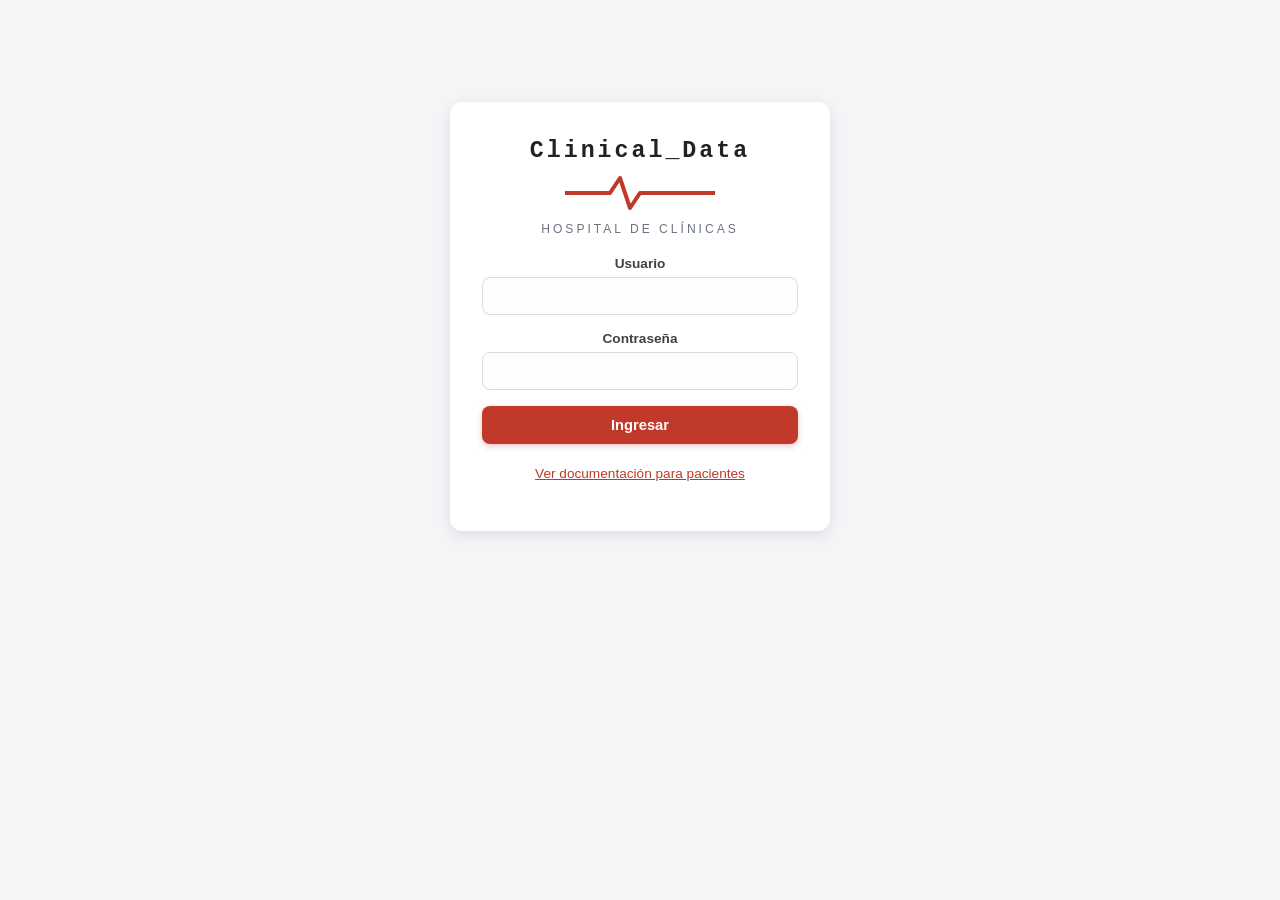
<file: index.html>
<!DOCTYPE html>
<html lang="es">
<head>
    <meta charset="utf-8">
    <meta name="viewport" content="width=device-width, initial-scale=1.0">
    <title>Ingresar - Clinical_Data</title>
    <link rel="stylesheet" href="assets/estilos.css">
</head>
<body>
    <main>
        <div class="pantalla-login">
            <div id="logo-login" style="margin-bottom: 20px;"></div>
            <div id="zona-mensaje"></div>

            <form id="form-login">
                <label for="usuario">Usuario</label>
                <input type="text" id="usuario" maxlength="50" autocomplete="username">

                <label for="clave">Contraseña</label>
                <input type="password" id="clave" maxlength="100" autocomplete="current-password">

                <button type="submit" class="boton" style="width:100%;">Ingresar</button>
            </form>
            <p style="margin-top:22px; font-size:0.88em;"><a href="publico.html">Ver documentación para pacientes</a></p>
        </div>
    </main>

    <script src="assets/comun.js"></script>
    <script>
        logoGrande("logo-login");

        // si ya inició sesión antes, va directo al panel
        pedir("acceso.php?accion=sesion").then(function (datos) {
            if (datos.logueado) {
                window.location.href = "panel.html";
            }
        }).catch(function () {});

        document.getElementById("form-login").addEventListener("submit", async function (evento) {
            evento.preventDefault();
            try {
                await enviar("acceso.php?accion=login", {
                    usuario: document.getElementById("usuario").value,
                    clave: document.getElementById("clave").value
                });
                window.location.href = "panel.html";
            } catch (error) {
                avisar(error.message, "error");
            }
        });
    </script>
</body>
</html>
</file>
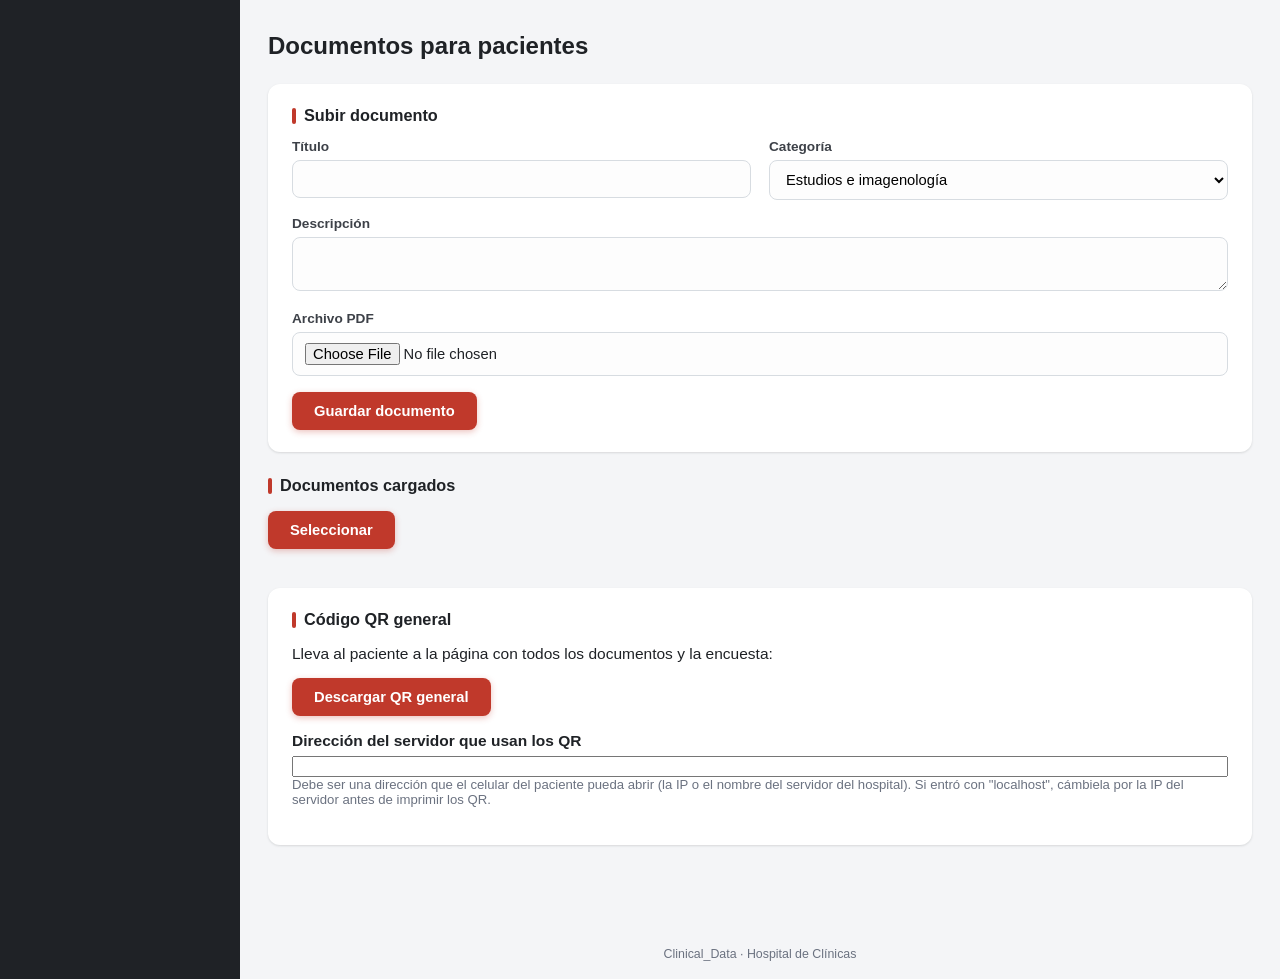
<file: documentos.html>
<!DOCTYPE html>
<html lang="es">
<head>
    <meta charset="utf-8">
    <meta name="viewport" content="width=device-width, initial-scale=1.0">
    <title>Documentos - Clinical_Data</title>
    <link rel="stylesheet" href="assets/estilos.css">
</head>
<body>
    <div class="layout-privado">
        <aside class="barra-lateral" id="barra-lateral"></aside>
        <div class="contenido-principal">
            <main>
                <h1>Documentos para pacientes</h1>
                <div id="zona-mensaje"></div>

                <div class="seccion">
                    <h2 id="titulo-formulario">Subir documento</h2>
                    <form id="form-documento">
                        <div class="fila-form">
                            <div>
                                <label for="titulo">Título</label>
                                <input type="text" id="titulo" maxlength="200">
                            </div>
                            <div>
                                <label for="categoria">Categoría</label>
                                <select id="categoria">
                                    <option>Estudios e imagenología</option>
                                    <option>Cardiología</option>
                                    <option>Nefrología y trasplante</option>
                                    <option>Enfermería</option>
                                    <option>Urología</option>
                                    <option>Ginecología</option>
                                    <option>Prevención</option>
                                    <option>Otros</option>
                                </select>
                            </div>
                        </div>
                        <label for="descripcion">Descripción</label>
                        <textarea id="descripcion" rows="2"></textarea>
                        <label for="archivo" id="etiqueta-archivo">Archivo PDF</label>
                        <input type="file" id="archivo" accept="application/pdf">
                        <button type="submit" class="boton" id="boton-guardar">Guardar documento</button>
                        <button type="button" class="boton boton-secundario oculto" id="boton-cancelar-edicion" onclick="cancelarEdicion()">Cancelar edición</button>
                    </form>
                </div>

                <h2>Documentos cargados</h2>
                <p>
                    <button type="button" class="boton" id="boton-seleccionar" onclick="alternarSeleccion()">Seleccionar</button>
                    <span id="barra-seleccion" class="oculto">
                        <button type="button" class="boton boton-secundario" onclick="editarSeleccionado()">Editar</button>
                        <button type="button" class="boton boton-secundario" onclick="verQRSeleccionados()">Ver QR</button>
                        <button type="button" class="boton boton-secundario" onclick="eliminarSeleccionados()">Eliminar</button>
                        <span id="cuenta-seleccion" class="aclaracion"></span>
                    </span>
                </p>
                <table class="tabla">
                    <thead><tr id="encabezado-tabla"></tr></thead>
                    <tbody id="lista-documentos"></tbody>
                </table>

                <div class="seccion oculto" id="zona-qr">
                    <h2>Códigos QR</h2>
                    <p>Al escanearlos, el paciente abre el documento directamente en su celular.</p>
                    <div id="tarjetas-qr" style="display:flex; flex-wrap:wrap; gap:20px;"></div>
                </div>

                <div class="seccion">
                    <h2>Código QR general</h2>
                    <p>Lleva al paciente a la página con todos los documentos y la encuesta:</p>
                    <p><a id="enlace-publico" href="publico.html" target="_blank"></a></p>
                    <div id="qr-general"></div>
                    <p>
                        <button type="button" class="boton" onclick="descargarQR(direccionPublica(), 'qr_general')">Descargar QR general</button>
                    </p>
                    <label for="direccion-base" style="display:block; font-weight:600; margin-bottom:6px;">Dirección del servidor que usan los QR</label>
                    <input type="text" id="direccion-base" oninput="cambioDireccionBase()" style="width:100%; margin-bottom:10px;">
                    <p class="aclaracion">Debe ser una dirección que el celular del paciente pueda abrir (la IP o el nombre del servidor del hospital). Si entró con "localhost", cámbiela por la IP del servidor antes de imprimir los QR.</p>
                </div>
            </main>
            <footer class="pie">Clinical_Data &middot; Hospital de Clínicas</footer>
        </div>
    </div>

    <script src="assets/comun.js"></script>
    <script src="assets/qr.js"></script>
    <script>
        var documentos = [];       // lista que se cargó del servidor
        var modoSeleccion = false; // ¿se apretó "Seleccionar"?
        var seleccionados = [];    // ids de los documentos marcados
        var idEditando = 0;        // 0 = se está subiendo uno nuevo

        // ---------- dirección que usan los QR ----------
        function direccionBase() {
            var base = document.getElementById("direccion-base").value.trim();
            if (base != "" && base.charAt(base.length - 1) != "/") {
                base += "/";
            }
            return base;
        }
        function direccionDocumento(id) {
            return direccionBase() + "documentos.php?accion=ver&id=" + id;
        }
        function direccionPublica() {
            return direccionBase() + "publico.html";
        }
        function cambioDireccionBase() {
            document.getElementById("enlace-publico").innerText = direccionPublica();
            dibujarQR("qr-general", direccionPublica(), 180);
            if (!document.getElementById("zona-qr").classList.contains("oculto")) {
                mostrarQR(qrMostrados); // se vuelven a dibujar con la dirección nueva
            }
        }

        // ---------- lista de documentos ----------
        async function cargarDocumentos() {
            var datos = await pedir("documentos.php?accion=listar");
            documentos = datos.documentos;
            // si algún documento marcado ya no existe, se saca de la selección
            seleccionados = seleccionados.filter(function (id) {
                return documentos.some(function (d) { return d.id_documento == id; });
            });
            dibujarTabla();
        }

        function dibujarTabla() {
            var encabezado = (modoSeleccion ? "<th></th>" : "") +
                "<th>Título</th><th>Categoría</th><th>Fecha</th><th>Subido por</th><th></th>";
            document.getElementById("encabezado-tabla").innerHTML = encabezado;

            var html = "";
            documentos.forEach(function (d) {
                var marcado = seleccionados.indexOf(String(d.id_documento)) != -1 ? " checked" : "";
                html += "<tr>";
                if (modoSeleccion) {
                    html += '<td><input type="checkbox" value="' + d.id_documento + '"' + marcado +
                        ' onchange="marcar(this)"></td>';
                }
                html += "<td>" + esc(d.titulo) + "</td><td>" + esc(d.categoria) + "</td><td>" + fechaCorta(d.fecha_alta) +
                    "</td><td>" + esc(d.subido_por) + '</td><td class="acciones">' +
                    '<a class="enlace-editar" target="_blank" href="documentos.php?accion=ver&id=' + d.id_documento + '">Ver</a>' +
                    '<button class="enlace-editar" onclick="verQRDe(' + d.id_documento + ')">QR</button></td></tr>';
            });
            if (html == "") {
                html = '<tr><td colspan="6">Todavía no hay documentos.</td></tr>';
            }
            document.getElementById("lista-documentos").innerHTML = html;
            actualizarCuenta();
        }

        // ---------- seleccionar ----------
        function alternarSeleccion() {
            modoSeleccion = !modoSeleccion;
            seleccionados = [];
            document.getElementById("boton-seleccionar").innerText = modoSeleccion ? "Cancelar selección" : "Seleccionar";
            document.getElementById("barra-seleccion").classList.toggle("oculto", !modoSeleccion);
            dibujarTabla();
        }

        function marcar(casilla) {
            var posicion = seleccionados.indexOf(casilla.value);
            if (casilla.checked && posicion == -1) {
                seleccionados.push(casilla.value);
            }
            if (!casilla.checked && posicion != -1) {
                seleccionados.splice(posicion, 1);
            }
            actualizarCuenta();
        }

        function actualizarCuenta() {
            var n = seleccionados.length;
            var texto = n == 0 ? "Marque uno o más documentos." : (n == 1 ? "1 seleccionado" : n + " seleccionados");
            document.getElementById("cuenta-seleccion").innerText = texto;
        }

        // ---------- editar ----------
        function editarSeleccionado() {
            if (seleccionados.length != 1) {
                avisar("Para editar, marque un solo documento.", "error");
                return;
            }
            var d = documentos.filter(function (x) { return x.id_documento == seleccionados[0]; })[0];
            idEditando = d.id_documento;
            document.getElementById("titulo").value = d.titulo;
            document.getElementById("categoria").value = d.categoria;
            document.getElementById("descripcion").value = d.descripcion || "";
            document.getElementById("archivo").value = "";
            document.getElementById("titulo-formulario").innerText = "Editar documento";
            document.getElementById("etiqueta-archivo").innerText = "Reemplazar PDF (opcional, si no elige uno queda el actual)";
            document.getElementById("boton-guardar").innerText = "Guardar cambios";
            document.getElementById("boton-cancelar-edicion").classList.remove("oculto");
            document.getElementById("form-documento").scrollIntoView();
        }

        function cancelarEdicion() {
            idEditando = 0;
            document.getElementById("form-documento").reset();
            document.getElementById("titulo-formulario").innerText = "Subir documento";
            document.getElementById("etiqueta-archivo").innerText = "Archivo PDF";
            document.getElementById("boton-guardar").innerText = "Guardar documento";
            document.getElementById("boton-cancelar-edicion").classList.add("oculto");
        }

        // ---------- eliminar ----------
        async function eliminarSeleccionados() {
            var n = seleccionados.length;
            if (n == 0) {
                avisar("Marque al menos un documento para eliminar.", "error");
                return;
            }
            var pregunta = n == 1 ? "¿Eliminar este documento?" : "¿Eliminar estos " + n + " documentos?";
            if (!confirm(pregunta + " Los pacientes dejarán de verlos.")) return;
            try {
                for (var i = 0; i < seleccionados.length; i++) {
                    await enviar("documentos.php?accion=eliminar_documento", { id: seleccionados[i] });
                    if (idEditando == seleccionados[i]) {
                        cancelarEdicion();
                    }
                }
                avisar(n == 1 ? "Documento eliminado." : n + " documentos eliminados.");
                seleccionados = [];
                cargarDocumentos();
            } catch (error) {
                avisar(error.message, "error");
                cargarDocumentos();
            }
        }

        // ---------- códigos QR ----------
        var qrMostrados = []; // ids de los documentos que se están mostrando

        function verQRDe(id) {
            mostrarQR([String(id)]);
        }

        function verQRSeleccionados() {
            if (seleccionados.length == 0) {
                avisar("Marque al menos un documento para ver su QR.", "error");
                return;
            }
            mostrarQR(seleccionados.slice());
        }

        function mostrarQR(ids) {
            qrMostrados = ids;
            var html = "";
            ids.forEach(function (id) {
                var d = documentos.filter(function (x) { return x.id_documento == id; })[0];
                if (!d) return;
                html += '<div style="text-align:center; max-width:200px;">' +
                    qrComoSVG(direccionDocumento(id), 180) +
                    '<p><strong>' + esc(d.titulo) + '</strong></p>' +
                    '<button class="boton" onclick="bajarQR(' + id + ')">Descargar</button></div>';
            });
            document.getElementById("tarjetas-qr").innerHTML = html;
            document.getElementById("zona-qr").classList.remove("oculto");
            document.getElementById("zona-qr").scrollIntoView();
        }

        function bajarQR(id) {
            var d = documentos.filter(function (x) { return x.id_documento == id; })[0];
            var nombre = "qr_" + d.titulo.toLowerCase().replace(/[^a-z0-9]+/g, "_").replace(/^_|_$/g, "");
            descargarQR(direccionDocumento(id), nombre);
        }

        // ---------- guardar (documento nuevo o cambios) ----------
        document.getElementById("form-documento").addEventListener("submit", async function (evento) {
            evento.preventDefault();
            var formulario = new FormData();
            formulario.append("titulo", document.getElementById("titulo").value);
            formulario.append("descripcion", document.getElementById("descripcion").value);
            formulario.append("categoria", document.getElementById("categoria").value);
            var archivo = document.getElementById("archivo").files[0];
            if (archivo) {
                formulario.append("archivo", archivo);
            }
            var accion = "subir";
            if (idEditando != 0) {
                accion = "editar";
                formulario.append("id", idEditando);
            }
            try {
                var r = await pedir("documentos.php?accion=" + accion, { method: "POST", body: formulario });
                avisar(r.mensaje);
                cancelarEdicion();
                cargarDocumentos();
            } catch (error) {
                avisar(error.message, "error");
            }
        });

        async function iniciar() {
            if (!(await iniciarPagina())) return;
            // por defecto, la carpeta donde está esta página
            document.getElementById("direccion-base").value = window.location.href.replace(/[^\/]*$/, "");
            cambioDireccionBase();
            cargarDocumentos();
        }
        iniciar();
    </script>
</body>
</html>
</file>
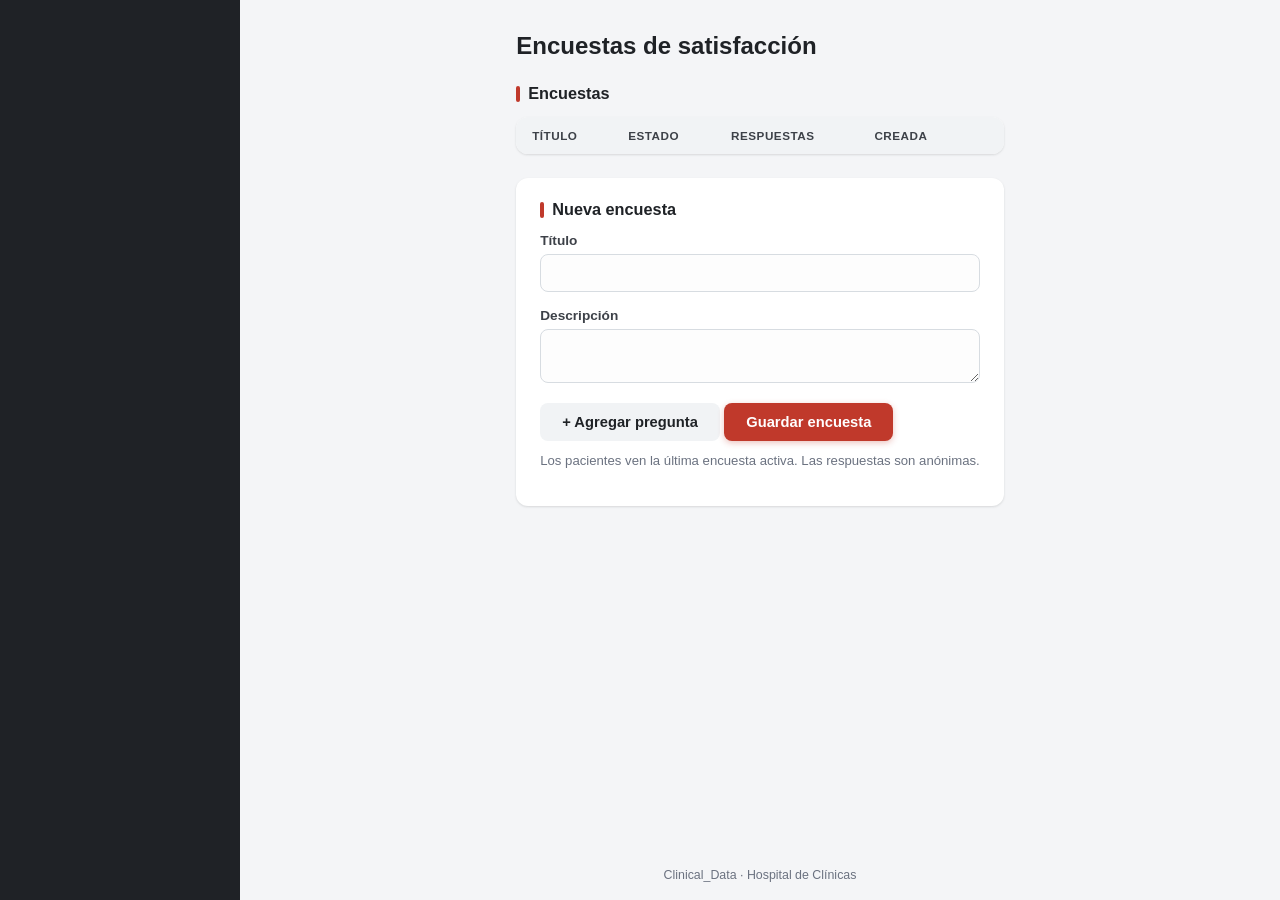
<file: encuestas.html>
<!DOCTYPE html>
<html lang="es">
<head>
    <meta charset="utf-8">
    <meta name="viewport" content="width=device-width, initial-scale=1.0">
    <title>Encuestas - Clinical_Data</title>
    <link rel="stylesheet" href="assets/estilos.css">
</head>
<body>
    <div class="layout-privado">
        <aside class="barra-lateral" id="barra-lateral"></aside>
        <div class="contenido-principal">
            <main>
                <h1>Encuestas de satisfacción</h1>
                <div id="zona-mensaje"></div>

                <div class="seccion" id="zona-resultados" style="display:none;"></div>

                <h2>Encuestas</h2>
                <table class="tabla">
                    <thead><tr><th>Título</th><th>Estado</th><th>Respuestas</th><th>Creada</th><th></th></tr></thead>
                    <tbody id="lista-encuestas"></tbody>
                </table>

                <div class="seccion">
                    <h2>Nueva encuesta</h2>
                    <form id="form-encuesta">
                        <label for="titulo">Título</label>
                        <input type="text" id="titulo" maxlength="200">
                        <label for="descripcion">Descripción</label>
                        <textarea id="descripcion" rows="2"></textarea>

                        <div id="zona-preguntas"></div>

                        <button type="button" class="boton boton-secundario" style="margin-left:0;" onclick="agregarPregunta()">+ Agregar pregunta</button>
                        <button type="submit" class="boton">Guardar encuesta</button>
                        <p class="aclaracion" style="margin-top:12px;">Los pacientes ven la última encuesta activa. Las respuestas son anónimas.</p>
                    </form>
                </div>
            </main>
            <footer class="pie">Clinical_Data &middot; Hospital de Clínicas</footer>
        </div>
    </div>

    <script src="assets/comun.js"></script>
    <script>
        // las preguntas de la encuesta nueva viven en esta lista
        var preguntas = [{ texto: "", tipo: "cerrada", opciones: "" }];

        function dibujarPreguntas() {
            var html = "";
            preguntas.forEach(function (p, i) {
                html += '<div class="pregunta-formulario">' +
                    '<label>Pregunta ' + (i + 1) + '</label>' +
                    '<input type="text" maxlength="300" value="' + esc(p.texto) + '" oninput="preguntas[' + i + '].texto = this.value">' +
                    '<label>Tipo</label>' +
                    '<select onchange="preguntas[' + i + '].tipo = this.value; dibujarPreguntas();">' +
                    '<option value="cerrada"' + (p.tipo == "cerrada" ? " selected" : "") + '>Con opciones</option>' +
                    '<option value="abierta"' + (p.tipo == "abierta" ? " selected" : "") + '>Respuesta libre</option></select>';
                if (p.tipo == "cerrada") {
                    html += '<label>Opciones (una por línea)</label>' +
                        '<textarea rows="3" oninput="preguntas[' + i + '].opciones = this.value">' + esc(p.opciones) + '</textarea>';
                }
                html += '<button type="button" class="enlace-eliminar" onclick="quitarPregunta(' + i + ')">Quitar pregunta</button></div>';
            });
            document.getElementById("zona-preguntas").innerHTML = html;
        }

        function agregarPregunta() {
            preguntas.push({ texto: "", tipo: "cerrada", opciones: "" });
            dibujarPreguntas();
        }

        function quitarPregunta(i) {
            preguntas.splice(i, 1);
            dibujarPreguntas();
        }

        document.getElementById("form-encuesta").addEventListener("submit", async function (evento) {
            evento.preventDefault();
            var para_enviar = preguntas.map(function (p) {
                return {
                    texto: p.texto,
                    tipo: p.tipo,
                    opciones: p.tipo == "cerrada" ? p.opciones.split("\n") : []
                };
            });
            try {
                var r = await enviar("documentos.php?accion=encuesta_crear", {
                    titulo: document.getElementById("titulo").value,
                    descripcion: document.getElementById("descripcion").value,
                    preguntas: para_enviar
                });
                avisar(r.mensaje);
                document.getElementById("form-encuesta").reset();
                preguntas = [{ texto: "", tipo: "cerrada", opciones: "" }];
                dibujarPreguntas();
                cargarEncuestas();
            } catch (error) {
                avisar(error.message, "error");
            }
        });

        async function cargarEncuestas() {
            var datos = await pedir("documentos.php?accion=encuestas_listar");
            var html = "";
            datos.encuestas.forEach(function (e) {
                html += "<tr><td>" + esc(e.titulo) + "</td><td>" + etiquetaEstado(e.estado) + "</td><td>" + e.total_respuestas +
                    "</td><td>" + fechaCorta(e.fecha_creacion) + '</td><td class="acciones">' +
                    '<button class="enlace-editar" onclick="verResultados(' + e.id_encuesta + ')">Resultados</button>' +
                    '<button class="enlace-editar" onclick="cambiarEstado(' + e.id_encuesta + ')">' + (e.estado == "Activa" ? "Desactivar" : "Activar") + '</button>' +
                    '<button class="enlace-eliminar" onclick="eliminar(' + e.id_encuesta + ')">Eliminar</button></td></tr>';
            });
            if (html == "") {
                html = '<tr><td colspan="5">Todavía no hay encuestas.</td></tr>';
            }
            document.getElementById("lista-encuestas").innerHTML = html;
        }

        async function cambiarEstado(id) {
            try {
                await enviar("documentos.php?accion=encuesta_estado", { id: id });
                cargarEncuestas();
            } catch (error) {
                avisar(error.message, "error");
            }
        }

        async function eliminar(id) {
            if (!confirm("¿Eliminar la encuesta con todas sus respuestas?")) return;
            try {
                await enviar("documentos.php?accion=encuesta_eliminar", { id: id });
                document.getElementById("zona-resultados").style.display = "none";
                avisar("Encuesta eliminada.");
                cargarEncuestas();
            } catch (error) {
                avisar(error.message, "error");
            }
        }

        async function verResultados(id) {
            try {
                var r = await pedir("documentos.php?accion=encuesta_resultados&id=" + id);
                var html = "<h2>Resultados: " + esc(r.titulo) + "</h2><p>Respuestas recibidas: <strong>" + r.total_respuestas + "</strong></p>";

                r.preguntas.forEach(function (p) {
                    html += "<h3>" + esc(p.texto) + "</h3>";
                    if (p.tipo == "cerrada") {
                        var total = 0;
                        p.opciones.forEach(function (o) { total += Number(o.veces); });
                        p.opciones.forEach(function (o) {
                            var porcentaje = total > 0 ? Math.round(o.veces / total * 1000) / 10 : 0;
                            html += "<div>" + esc(o.texto) + " — " + o.veces + " (" + porcentaje + "%)</div>" +
                                '<div class="barra"><div style="width:' + porcentaje + '%"></div></div>';
                        });
                    } else if (p.comentarios.length == 0) {
                        html += "<p>Sin comentarios.</p>";
                    } else {
                        p.comentarios.forEach(function (c) {
                            html += '<div class="comentario">' + esc(c.texto_libre) + "</div>";
                        });
                    }
                });
                html += '<button class="boton boton-secundario" style="margin-left:0;" onclick="document.getElementById(\'zona-resultados\').style.display=\'none\'">Cerrar</button>';

                var zona = document.getElementById("zona-resultados");
                zona.innerHTML = html;
                zona.style.display = "block";
                zona.scrollIntoView();
            } catch (error) {
                avisar(error.message, "error");
            }
        }

        async function iniciar() {
            if (!(await iniciarPagina())) return;
            dibujarPreguntas();
            cargarEncuestas();
        }
        iniciar();
    </script>
</body>
</html>
</file>
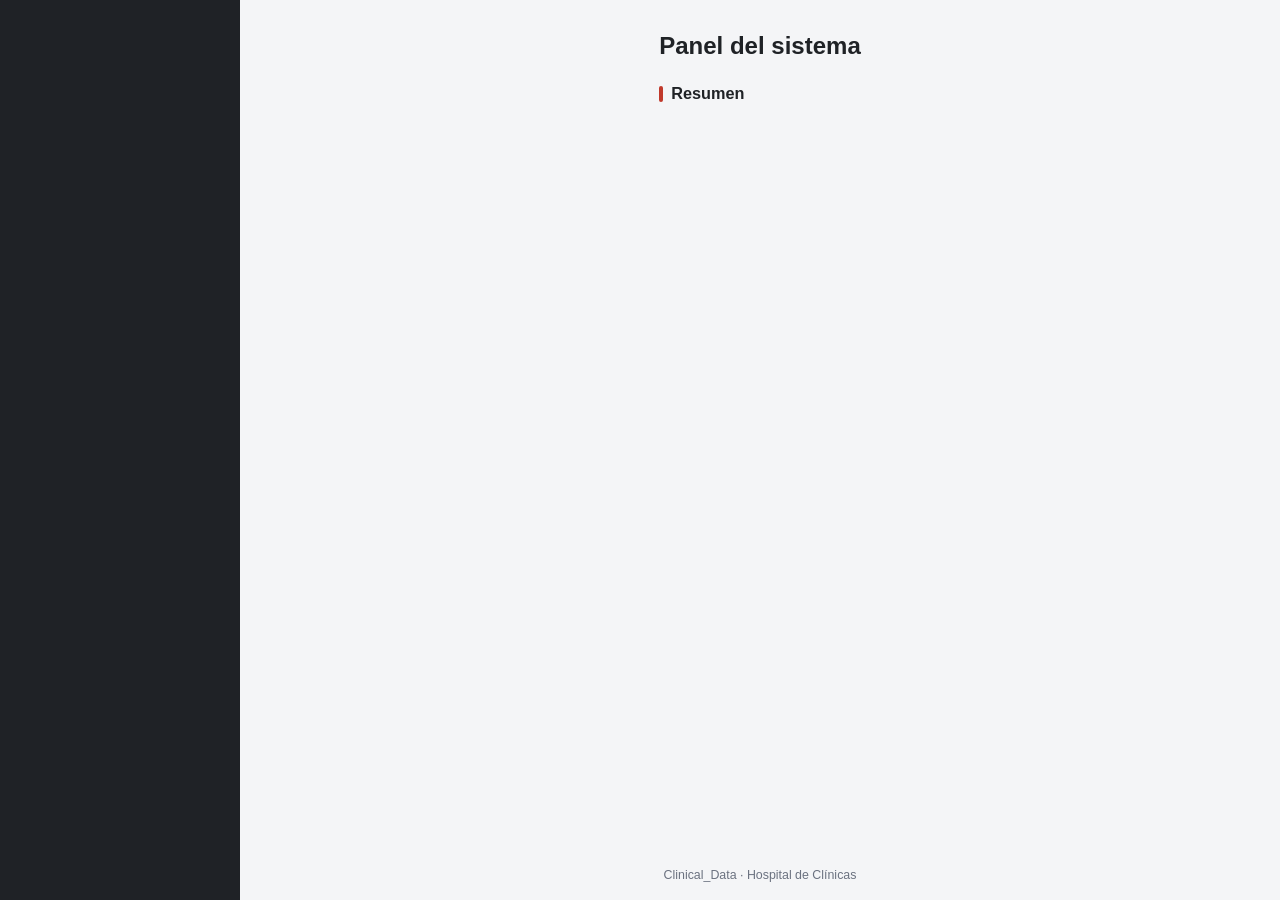
<file: panel.html>
<!DOCTYPE html>
<html lang="es">
<head>
    <meta charset="utf-8">
    <meta name="viewport" content="width=device-width, initial-scale=1.0">
    <title>Panel - Clinical_Data</title>
    <link rel="stylesheet" href="assets/estilos.css">
</head>
<body>
    <div class="layout-privado">
        <aside class="barra-lateral" id="barra-lateral"></aside>
        <div class="contenido-principal">
            <main>
                <h1 id="bienvenida">Panel del sistema</h1>
                <div id="zona-mensaje"></div>

                <h2>Resumen</h2>
                <div class="tarjetas-resumen" id="tarjetas"></div>

                <!-- Esta zona solo se muestra si quien entró es Administrador -->
                <div id="zona-usuarios" class="oculto">
                    <h2>Usuarios del sistema</h2>
                    <p><button type="button" class="boton" id="boton-agregar-usuario" onclick="alternarFormularioUsuario()">Añadir usuario</button></p>

                    <div class="seccion oculto" id="formulario-usuario">
                        <form id="form-usuario" autocomplete="off">
                            <div class="fila-form">
                                <div>
                                    <label for="u-nombre">Nombre</label>
                                    <input type="text" id="u-nombre" maxlength="100">
                                </div>
                                <div>
                                    <label for="u-apellido">Apellido</label>
                                    <input type="text" id="u-apellido" maxlength="100">
                                </div>
                            </div>
                            <div class="fila-form">
                                <div>
                                    <label for="u-usuario">Usuario</label>
                                    <input type="text" id="u-usuario" maxlength="50" autocomplete="off">
                                </div>
                                <div>
                                    <label for="u-rol">Rol</label>
                                    <select id="u-rol">
                                        <option>Recepcionista</option>
                                        <option>Coordinador</option>
                                        <option>Administrador</option>
                                    </select>
                                </div>
                            </div>
                            <div class="fila-form">
                                <div>
                                    <label for="u-clave">Contraseña (mínimo 8 caracteres)</label>
                                    <input type="password" id="u-clave" autocomplete="new-password">
                                </div>
                                <div>
                                    <label for="u-clave2">Repetir contraseña</label>
                                    <input type="password" id="u-clave2" autocomplete="new-password">
                                </div>
                            </div>
                            <p class="aclaracion">Recepcionista: documentos y encuestas. Coordinador: traslados y recursos. Administrador: todo, incluido crear usuarios.</p>
                            <button type="submit" class="boton">Crear usuario</button>
                            <button type="button" class="boton boton-secundario" onclick="alternarFormularioUsuario()">Cancelar</button>
                        </form>
                    </div>

                    <table class="tabla">
                        <thead><tr><th>Nombre</th><th>Usuario</th><th>Rol</th></tr></thead>
                        <tbody id="lista-usuarios"></tbody>
                    </table>
                </div>
            </main>
            <footer class="pie">Clinical_Data &middot; Hospital de Clínicas</footer>
        </div>
    </div>

    <script src="assets/comun.js"></script>
    <script>
        async function iniciar() {
            var usuario = await iniciarPagina();
            if (!usuario) return;
            document.getElementById("bienvenida").innerText = "Hola, " + usuario.nombre.split(" ")[0];

            try {
                var r = (await pedir("acceso.php?accion=resumen")).resumen;

                // cada tarjeta: [número, texto, ícono, roles que la ven]
                var tarjetas = [
                    [r.documentos, "Documentos cargados", "documento", ["Administrador", "Recepcionista"]],
                    [r.encuestas_activas, "Encuestas activas", "encuesta", ["Administrador", "Recepcionista"]],
                    [r.respuestas, "Respuestas recibidas", "persona", ["Administrador", "Recepcionista"]],
                    [r.traslados_pendientes, "Traslados pendientes", "reloj", ["Administrador", "Coordinador"]],
                    [r.traslados_en_curso, "Traslados en curso", "traslado", ["Administrador", "Coordinador"]],
                    [r.ambulancias_disponibles, "Ambulancias disponibles", "ambulancia", ["Administrador", "Coordinador"]]
                ];

                var html = "";
                tarjetas.forEach(function (t) {
                    if (t[3].indexOf(usuario.rol) != -1) {
                        html += '<div class="tarjeta-resumen"><div class="icono-tarjeta">' + icono(t[2]) + '</div>' +
                            '<div><div class="numero">' + t[0] + '</div><div class="etiqueta">' + t[1] + '</div></div></div>';
                    }
                });
                document.getElementById("tarjetas").innerHTML = html;
            } catch (error) {
                avisar(error.message, "error");
            }

            // solo el Administrador ve (y puede usar) la creación de usuarios
            if (usuario.rol == "Administrador") {
                document.getElementById("zona-usuarios").classList.remove("oculto");
                cargarUsuarios();
            }
        }

        async function cargarUsuarios() {
            try {
                var lista = (await pedir("acceso.php?accion=usuarios_listar")).usuarios;
                var html = "";
                lista.forEach(function (u) {
                    html += "<tr><td>" + esc(u.nombre + " " + u.apellido) + "</td><td>" + esc(u.usuario) +
                        "</td><td>" + esc(u.rol) + "</td></tr>";
                });
                document.getElementById("lista-usuarios").innerHTML = html;
            } catch (error) {
                avisar(error.message, "error");
            }
        }

        function alternarFormularioUsuario() {
            var formulario = document.getElementById("formulario-usuario");
            formulario.classList.toggle("oculto");
            document.getElementById("form-usuario").reset();
            if (!formulario.classList.contains("oculto")) {
                document.getElementById("u-nombre").focus();
            }
        }

        document.getElementById("form-usuario").addEventListener("submit", async function (evento) {
            evento.preventDefault();
            var clave = document.getElementById("u-clave").value;
            if (clave != document.getElementById("u-clave2").value) {
                avisar("Las contraseñas no coinciden.", "error");
                return;
            }
            try {
                var r = await enviar("acceso.php?accion=usuario_crear", {
                    nombre: document.getElementById("u-nombre").value,
                    apellido: document.getElementById("u-apellido").value,
                    usuario: document.getElementById("u-usuario").value,
                    clave: clave,
                    rol: document.getElementById("u-rol").value
                });
                avisar(r.mensaje);
                alternarFormularioUsuario();
                cargarUsuarios();
            } catch (error) {
                avisar(error.message, "error");
            }
        });

        iniciar();
    </script>
</body>
</html>
</file>
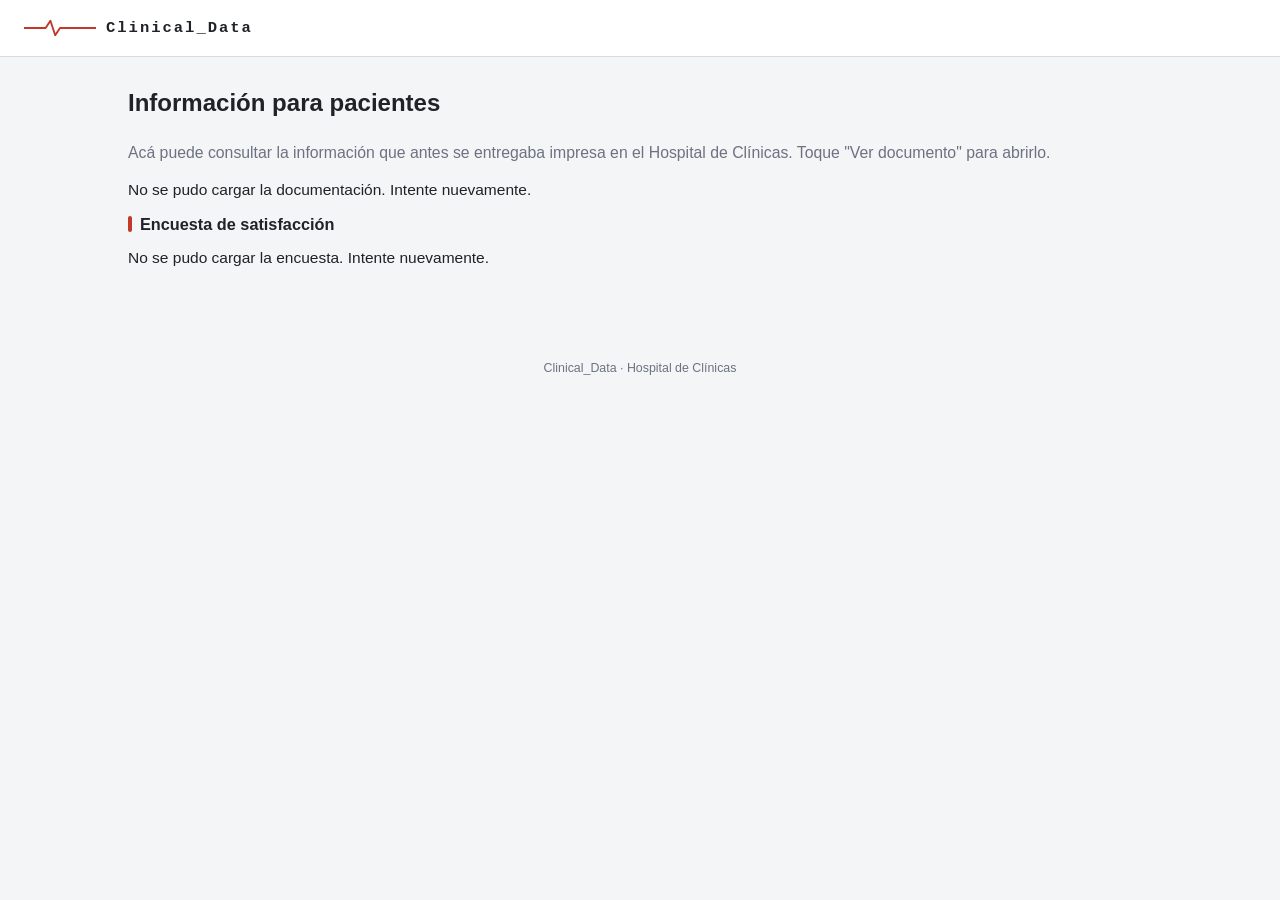
<file: publico.html>
<!DOCTYPE html>
<html lang="es">
<head>
    <meta charset="utf-8">
    <meta name="viewport" content="width=device-width, initial-scale=1.0">
    <title>Información para pacientes - Clinical_Data</title>
    <link rel="stylesheet" href="assets/estilos.css">
</head>
<body>
    <!-- Esta es la página a la que lleva el código QR. No pide usuario. -->
    <header class="encabezado"><div id="logo-encabezado"></div></header>

    <main>
        <h1>Información para pacientes</h1>
        <p class="intro-publica">Acá puede consultar la información que antes se entregaba impresa en el Hospital de Clínicas. Toque "Ver documento" para abrirlo.</p>

        <div id="zona-documentos"><p>Cargando...</p></div>

        <h2>Encuesta de satisfacción</h2>
        <div id="zona-encuesta"><p>Cargando...</p></div>
    </main>

    <footer class="pie">Clinical_Data &middot; Hospital de Clínicas</footer>

    <script src="assets/comun.js"></script>
    <script>
        logoChico("logo-encabezado");
        var encuesta = null;

        async function cargarDocumentos() {
            var zona = document.getElementById("zona-documentos");
            try {
                var lista = (await pedir("documentos.php?accion=listar")).documentos;
                if (lista.length == 0) {
                    zona.innerHTML = "<p>No hay documentación disponible por el momento.</p>";
                    return;
                }
                // la lista viene ordenada por categoría: se escribe un título cada vez que cambia
                var html = "";
                var categoriaActual = "";
                lista.forEach(function (d) {
                    if (d.categoria != categoriaActual) {
                        if (categoriaActual != "") html += "</div>";
                        html += "<h2>" + esc(d.categoria) + '</h2><div class="lista-documentos">';
                        categoriaActual = d.categoria;
                    }
                    html += '<div class="tarjeta-documento"><div><h3>' + esc(d.titulo) + "</h3><p>" + esc(d.descripcion) + "</p></div>" +
                        '<a class="boton-documento" target="_blank" href="documentos.php?accion=ver&id=' + d.id_documento + '">Ver documento</a></div>';
                });
                zona.innerHTML = html + "</div>";
            } catch (error) {
                zona.innerHTML = "<p>No se pudo cargar la documentación. Intente nuevamente.</p>";
            }
        }

        async function cargarEncuesta() {
            var zona = document.getElementById("zona-encuesta");
            try {
                encuesta = (await pedir("documentos.php?accion=encuesta_publica")).encuesta;
                if (!encuesta) {
                    zona.innerHTML = "<p>En este momento no hay encuestas disponibles.</p>";
                    return;
                }
                var html = '<p class="intro-publica"><strong>' + esc(encuesta.titulo) + "</strong><br>" + esc(encuesta.descripcion) +
                    ' La encuesta es anónima.</p><form class="seccion" id="form-encuesta">';
                encuesta.preguntas.forEach(function (p) {
                    html += '<div class="pregunta-formulario"><label>' + esc(p.texto) + "</label>";
                    if (p.tipo == "cerrada") {
                        html += '<select data-pregunta="' + p.id_pregunta + '" data-tipo="cerrada"><option value="">Sin responder</option>';
                        p.opciones.forEach(function (o) {
                            html += '<option value="' + o.id_opcion + '">' + esc(o.texto) + "</option>";
                        });
                        html += "</select>";
                    } else {
                        html += '<textarea data-pregunta="' + p.id_pregunta + '" data-tipo="abierta" rows="2"></textarea>';
                    }
                    html += "</div>";
                });
                zona.innerHTML = html + '<button type="submit" class="boton">Enviar respuestas</button></form>';
                document.getElementById("form-encuesta").addEventListener("submit", enviarEncuesta);
            } catch (error) {
                zona.innerHTML = "<p>No se pudo cargar la encuesta. Intente nuevamente.</p>";
            }
        }

        async function enviarEncuesta(evento) {
            evento.preventDefault();
            var respuestas = [];
            document.querySelectorAll("[data-pregunta]").forEach(function (campo) {
                if (campo.dataset.tipo == "cerrada") {
                    respuestas.push({ id_pregunta: campo.dataset.pregunta, id_opcion: campo.value, texto_libre: "" });
                } else {
                    respuestas.push({ id_pregunta: campo.dataset.pregunta, id_opcion: "", texto_libre: campo.value });
                }
            });
            try {
                await enviar("documentos.php?accion=responder", { id_encuesta: encuesta.id_encuesta, respuestas: respuestas });
                document.getElementById("zona-encuesta").innerHTML = '<p class="intro-publica"><strong>¡Gracias por su respuesta!</strong> Sus comentarios nos ayudan a mejorar.</p>';
            } catch (error) {
                alert(error.message);
            }
        }

        cargarDocumentos();
        cargarEncuesta();
    </script>
</body>
</html>
</file>
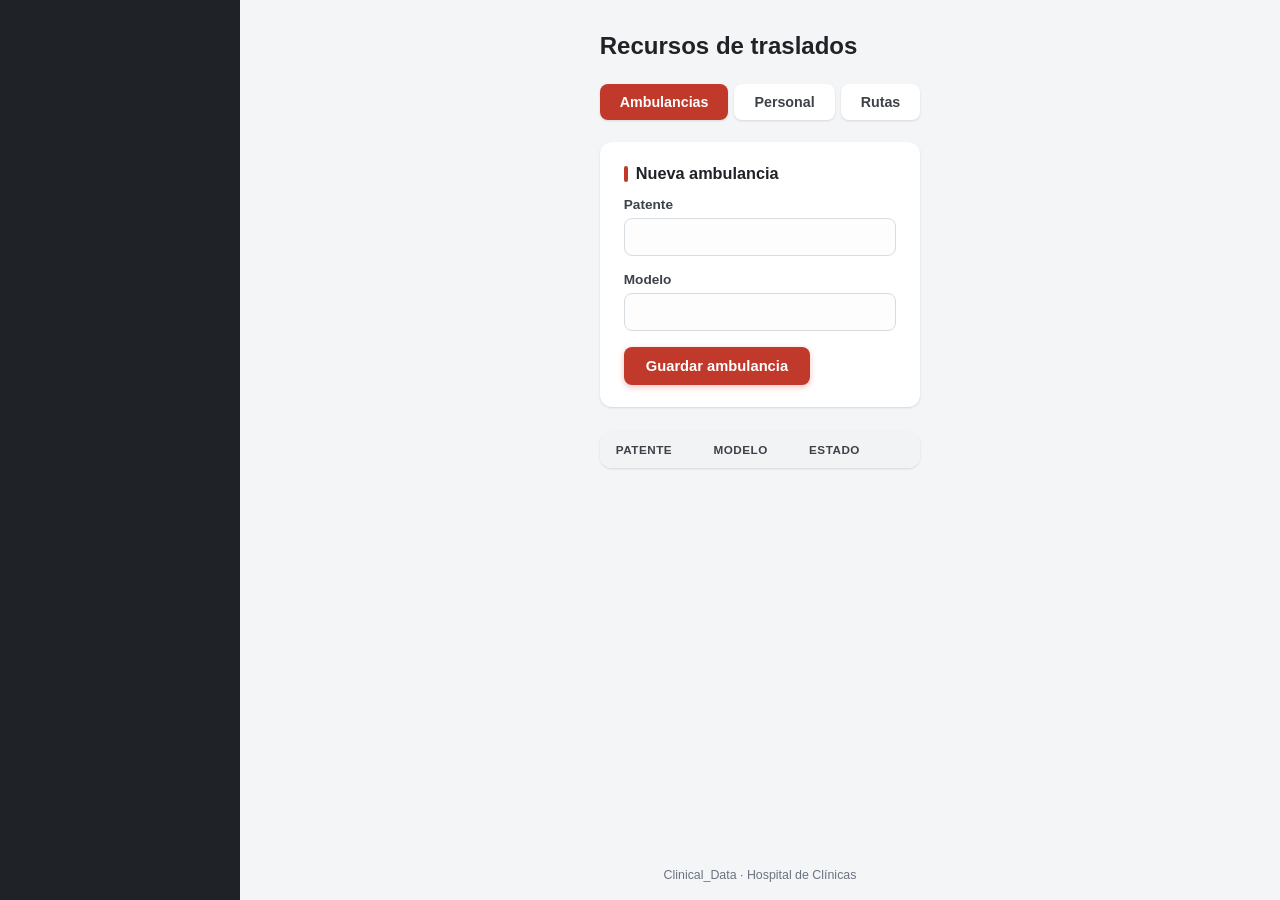
<file: recursos.html>
<!DOCTYPE html>
<html lang="es">
<head>
    <meta charset="utf-8">
    <meta name="viewport" content="width=device-width, initial-scale=1.0">
    <title>Recursos - Clinical_Data</title>
    <link rel="stylesheet" href="assets/estilos.css">
</head>
<body>
    <div class="layout-privado">
        <aside class="barra-lateral" id="barra-lateral"></aside>
        <div class="contenido-principal">
            <main>
                <h1>Recursos de traslados</h1>
                <div id="zona-mensaje"></div>

                <div class="pestanas">
                    <button class="pestana activa" id="boton-ambulancias" onclick="mostrar('ambulancias')">Ambulancias</button>
                    <button class="pestana" id="boton-personal" onclick="mostrar('personal')">Personal</button>
                    <button class="pestana" id="boton-rutas" onclick="mostrar('rutas')">Rutas</button>
                </div>

                <!-- AMBULANCIAS -->
                <div id="seccion-ambulancias">
                    <div class="seccion">
                        <h2>Nueva ambulancia</h2>
                        <form id="form-ambulancias">
                            <div class="fila-form">
                                <div><label>Patente</label><input type="text" id="a-patente" maxlength="20"></div>
                                <div><label>Modelo</label><input type="text" id="a-modelo" maxlength="100"></div>
                            </div>
                            <button type="submit" class="boton">Guardar ambulancia</button>
                        </form>
                    </div>
                    <table class="tabla">
                        <thead><tr><th>Patente</th><th>Modelo</th><th>Estado</th><th></th></tr></thead>
                        <tbody id="lista-ambulancias"></tbody>
                    </table>
                </div>

                <!-- PERSONAL -->
                <div id="seccion-personal" style="display:none;">
                    <div class="seccion">
                        <h2>Nueva persona</h2>
                        <form id="form-personal">
                            <div class="fila-form">
                                <div><label>Nombre</label><input type="text" id="p-nombre" maxlength="100"></div>
                                <div><label>Apellido</label><input type="text" id="p-apellido" maxlength="100"></div>
                                <div><label>Documento</label><input type="text" id="p-documento" maxlength="20"></div>
                                <div>
                                    <label>Cargo</label>
                                    <select id="p-cargo"><option>Conductor</option><option>Enfermera</option><option>Auxiliar</option></select>
                                </div>
                                <div><label>Teléfono</label><input type="tel" id="p-telefono" maxlength="20"></div>
                            </div>
                            <button type="submit" class="boton">Guardar persona</button>
                        </form>
                    </div>
                    <table class="tabla">
                        <thead><tr><th>Nombre</th><th>Documento</th><th>Cargo</th><th>Teléfono</th><th></th></tr></thead>
                        <tbody id="lista-personal"></tbody>
                    </table>
                </div>

                <!-- RUTAS -->
                <div id="seccion-rutas" style="display:none;">
                    <div class="seccion">
                        <h2>Nueva ruta</h2>
                        <form id="form-rutas">
                            <div class="fila-form">
                                <div><label>Nombre</label><input type="text" id="r-nombre" maxlength="150"></div>
                                <div><label>Origen</label><input type="text" id="r-origen" maxlength="150" value="Hospital de Clínicas"></div>
                                <div><label>Destino</label><input type="text" id="r-destino" maxlength="150"></div>
                                <div><label>Distancia (km)</label><input type="number" id="r-km" step="0.1" min="0"></div>
                                <div><label>Tiempo estimado (minutos)</label><input type="number" id="r-minutos" min="0"></div>
                            </div>
                            <button type="submit" class="boton">Guardar ruta</button>
                        </form>
                    </div>
                    <table class="tabla">
                        <thead><tr><th>Ruta</th><th>Origen → Destino</th><th>Distancia</th><th>Tiempo</th><th></th></tr></thead>
                        <tbody id="lista-rutas"></tbody>
                    </table>
                </div>
            </main>
            <footer class="pie">Clinical_Data &middot; Hospital de Clínicas</footer>
        </div>
    </div>

    <script src="assets/comun.js"></script>
    <script>
        // ---------- pestañas ----------
        function mostrar(nombre) {
            ["ambulancias", "personal", "rutas"].forEach(function (n) {
                document.getElementById("seccion-" + n).style.display = (n == nombre) ? "block" : "none";
                document.getElementById("boton-" + n).className = (n == nombre) ? "pestana activa" : "pestana";
            });
        }

        // ---------- listas ----------
        async function cargar() {
            var d = await pedir("traslados.php?accion=recursos");

            var html = "";
            d.ambulancias.forEach(function (a) {
                var boton = "";
                if (a.estado == "Disponible") {
                    boton = '<button class="enlace-editar" onclick="estadoAmbulancia(' + a.id_ambulancia + ', \'Mantenimiento\')">A mantenimiento</button>';
                } else if (a.estado == "Mantenimiento") {
                    boton = '<button class="enlace-editar" onclick="estadoAmbulancia(' + a.id_ambulancia + ', \'Disponible\')">Marcar disponible</button>';
                }
                html += "<tr><td>" + esc(a.patente) + "</td><td>" + esc(a.modelo) + "</td><td>" + etiquetaEstado(a.estado) +
                    '</td><td class="acciones">' + boton +
                    '<button class="enlace-eliminar" onclick="borrar(\'ambulancia_eliminar\', ' + a.id_ambulancia + ')">Eliminar</button></td></tr>';
            });
            document.getElementById("lista-ambulancias").innerHTML = html || '<tr><td colspan="4">No hay ambulancias.</td></tr>';

            html = "";
            d.personal.forEach(function (p) {
                html += "<tr><td>" + esc(p.apellido) + ", " + esc(p.nombre) + "</td><td>" + esc(p.documento) + "</td><td>" + esc(p.cargo) +
                    "</td><td>" + esc(p.telefono) + '</td><td><button class="enlace-eliminar" onclick="borrar(\'personal_eliminar\', ' + p.id_personal + ')">Eliminar</button></td></tr>';
            });
            document.getElementById("lista-personal").innerHTML = html || '<tr><td colspan="5">No hay personal.</td></tr>';

            html = "";
            d.rutas.forEach(function (r) {
                html += "<tr><td>" + esc(r.nombre) + "</td><td>" + esc(r.origen) + " → " + esc(r.destino) + "</td><td>" + r.distancia_km +
                    " km</td><td>" + r.tiempo_min + ' min</td><td><button class="enlace-eliminar" onclick="borrar(\'ruta_eliminar\', ' + r.id_ruta + ')">Eliminar</button></td></tr>';
            });
            document.getElementById("lista-rutas").innerHTML = html || '<tr><td colspan="5">No hay rutas.</td></tr>';
        }

        // ---------- acciones ----------
        async function guardar(accion, datos, idFormulario) {
            try {
                var r = await enviar("traslados.php?accion=" + accion, datos);
                avisar(r.mensaje);
                document.getElementById(idFormulario).reset();
                cargar();
            } catch (error) {
                avisar(error.message, "error");
            }
        }

        async function borrar(accion, id) {
            if (!confirm("¿Seguro que quiere eliminarlo?")) return;
            try {
                var r = await enviar("traslados.php?accion=" + accion, { id: id });
                avisar(r.mensaje);
                cargar();
            } catch (error) {
                avisar(error.message, "error");
            }
        }

        async function estadoAmbulancia(id, estado) {
            try {
                var r = await enviar("traslados.php?accion=ambulancia_estado", { id: id, estado: estado });
                avisar(r.mensaje);
                cargar();
            } catch (error) {
                avisar(error.message, "error");
            }
        }

        function valor(id) {
            return document.getElementById(id).value;
        }

        document.getElementById("form-ambulancias").addEventListener("submit", function (e) {
            e.preventDefault();
            guardar("ambulancia_guardar", { patente: valor("a-patente"), modelo: valor("a-modelo") }, "form-ambulancias");
        });

        document.getElementById("form-personal").addEventListener("submit", function (e) {
            e.preventDefault();
            guardar("personal_guardar", {
                nombre: valor("p-nombre"), apellido: valor("p-apellido"), documento: valor("p-documento"),
                cargo: valor("p-cargo"), telefono: valor("p-telefono")
            }, "form-personal");
        });

        document.getElementById("form-rutas").addEventListener("submit", function (e) {
            e.preventDefault();
            guardar("ruta_guardar", {
                nombre: valor("r-nombre"), origen: valor("r-origen"), destino: valor("r-destino"),
                distancia_km: valor("r-km"), tiempo_min: valor("r-minutos")
            }, "form-rutas");
        });

        async function iniciar() {
            if (!(await iniciarPagina())) return;
            cargar();
        }
        iniciar();
    </script>
</body>
</html>
</file>
<file: assets/estilos.css>
/* =====================================================
   Clinical_Data - Hospital de Clínicas
   Hoja de estilos general
   ===================================================== */

:root {
    --rojo: #c0392b;
    --rojo-oscuro: #a5281a;
    --rojo-suave: #fdf0ee;
    --gris-900: #1f2226;
    --gris-700: #3d4148;
    --gris-500: #6b7280;
    --gris-300: #d7dce1;
    --gris-100: #f1f3f5;
    --fondo: #f4f5f7;
    --sombra: 0 1px 3px rgba(31, 34, 38, 0.08), 0 1px 2px rgba(31, 34, 38, 0.06);
    --sombra-media: 0 4px 14px rgba(31, 34, 38, 0.10);
    --radio: 12px;
}

* {
    box-sizing: border-box;
}

body {
    margin: 0;
    font-family: -apple-system, BlinkMacSystemFont, "Segoe UI", Roboto, Helvetica, Arial, sans-serif;
    font-size: 15.5px;
    color: var(--gris-900);
    background: var(--fondo);
    -webkit-font-smoothing: antialiased;
}

main {
    max-width: 1080px;
    margin: 0 auto;
    padding: 32px 28px 60px 28px;
}

h1, h2, h3 {
    color: var(--gris-900);
    font-weight: 700;
}

h1 {
    font-size: 1.55em;
    margin: 0 0 24px 0;
}

h2 {
    font-size: 1.05em;
    margin: 0 0 14px 0;
    display: flex;
    align-items: center;
    gap: 8px;
}

h2::before {
    content: "";
    width: 4px;
    height: 16px;
    background: var(--rojo);
    border-radius: 2px;
    display: inline-block;
}

h3 {
    font-size: 0.98em;
    margin: 0 0 10px 0;
}

a {
    color: var(--rojo);
}

/* cada bloque de la pantalla (listado, formulario, ficha) es una tarjeta */
.seccion {
    background: #ffffff;
    border-radius: var(--radio);
    box-shadow: var(--sombra);
    padding: 22px 24px;
    margin-bottom: 24px;
}

/* ---------- Logo C.D.S. con pulso ---------- */
.logo-cds {
    display: flex;
    align-items: center;
    gap: 10px;
}

.logo-cds .logo-texto {
    font-family: 'Courier New', Courier, monospace;
    font-weight: bold;
    letter-spacing: 2px;
}

.logo-cds svg {
    display: block;
}

.logo-grande {
    flex-direction: column;
    align-items: center;
    gap: 4px;
}

.logo-grande .logo-texto {
    font-size: 1.5em;
    letter-spacing: 3px;
}

.logo-grande .logo-sub {
    font-family: -apple-system, BlinkMacSystemFont, "Segoe UI", Roboto, Helvetica, Arial, sans-serif;
    font-size: 0.78em;
    letter-spacing: 3px;
    color: var(--gris-500);
}

/* ---------- Encabezado simple (paginas publicas) ---------- */
.encabezado {
    background: #ffffff;
    border-bottom: 1px solid var(--gris-300);
    padding: 16px 24px;
    display: flex;
    align-items: center;
    justify-content: space-between;
    flex-wrap: wrap;
    gap: 12px;
}

.navegacion {
    display: flex;
    flex-wrap: wrap;
    gap: 4px;
}

.enlace-nav {
    display: flex;
    align-items: center;
    gap: 10px;
    color: var(--gris-900);
    text-decoration: none;
    padding: 8px 12px;
    border-radius: 8px;
    font-size: 0.92em;
    background: none;
    border: none;
    cursor: pointer;
}

.enlace-nav svg {
    width: 17px;
    height: 17px;
    flex-shrink: 0;
}

.enlace-nav:hover {
    background: var(--gris-100);
}

.enlace-nav.activo {
    background: var(--rojo);
    color: #ffffff;
}

.enlace-usuario {
    display: flex;
    align-items: center;
    gap: 12px;
    font-size: 0.85em;
}

/* ---------- Barra lateral (paginas privadas del panel) ---------- */
.layout-privado {
    display: flex;
    min-height: 100vh;
    align-items: stretch;
}

.barra-lateral {
    width: 240px;
    flex-shrink: 0;
    background: var(--gris-900);
    display: flex;
    flex-direction: column;
    padding: 22px 14px;
}

.barra-lateral #logo-barra {
    padding: 0 6px 26px 6px;
}

.barra-lateral .logo-cds {
    flex-direction: column;
    align-items: flex-start;
    gap: 8px;
}

.barra-lateral .logo-cds .logo-texto {
    color: #ffffff;
    font-size: 1em;
}

/* dentro de la barra lateral, el menu se acomoda vertical, tipo "pildoras" */
.barra-lateral .navegacion {
    flex-direction: column;
    flex-wrap: nowrap;
    gap: 3px;
    flex: 1;
}

.barra-lateral .enlace-nav {
    color: #c4c8ce;
    padding: 10px 12px;
    border-radius: 8px;
}

.barra-lateral .enlace-nav svg {
    opacity: 0.85;
}

.barra-lateral .enlace-nav:hover {
    background: rgba(255, 255, 255, 0.07);
    color: #ffffff;
}

.barra-lateral .enlace-nav.activo {
    background: var(--rojo);
    color: #ffffff;
}

.barra-lateral .enlace-nav.activo svg {
    opacity: 1;
}

.zona-usuario {
    display: flex;
    align-items: center;
    gap: 10px;
    padding: 14px 8px 4px 8px;
    border-top: 1px solid rgba(255, 255, 255, 0.12);
    margin-top: 10px;
}

.avatar-usuario {
    width: 34px;
    height: 34px;
    border-radius: 50%;
    background: var(--rojo);
    color: #ffffff;
    display: flex;
    align-items: center;
    justify-content: center;
    font-weight: 700;
    font-size: 0.85em;
    flex-shrink: 0;
}

.datos-usuario {
    display: flex;
    flex-direction: column;
    min-width: 0;
    flex: 1;
}

.datos-usuario .nombre-usuario {
    color: #ffffff;
    font-size: 0.85em;
    font-weight: 600;
    white-space: nowrap;
    overflow: hidden;
    text-overflow: ellipsis;
}

.datos-usuario .rol-usuario {
    color: #9498a0;
    font-size: 0.75em;
}

.boton-salir {
    background: none;
    border: none;
    color: #9498a0;
    cursor: pointer;
    padding: 6px;
    border-radius: 6px;
    display: flex;
    flex-shrink: 0;
}

.boton-salir:hover {
    background: rgba(255, 255, 255, 0.08);
    color: #ffffff;
}

.boton-salir svg {
    width: 18px;
    height: 18px;
}

.contenido-principal {
    flex: 1;
    min-width: 0;
    display: flex;
    flex-direction: column;
}

.contenido-principal main {
    flex: 1;
}

@media (max-width: 780px) {
    .layout-privado {
        flex-direction: column;
        min-height: auto;
    }

    .barra-lateral {
        width: 100%;
        flex-direction: row;
        align-items: center;
        padding: 10px 14px;
        gap: 10px;
        flex-wrap: wrap;
    }

    .barra-lateral #logo-barra {
        padding: 0;
    }

    .barra-lateral .logo-cds {
        flex-direction: row;
    }

    .barra-lateral .navegacion {
        flex-direction: row;
        flex-wrap: wrap;
        flex: 1;
    }

    .barra-lateral .enlace-nav span {
        display: none;
    }

    .zona-usuario {
        border-top: none;
        margin-top: 0;
        padding: 0;
    }

    .datos-usuario {
        display: none;
    }

    main {
        padding: 20px 16px 40px 16px;
    }
}

/* ---------- Pie ---------- */
.pie {
    text-align: center;
    padding: 18px;
    font-size: 0.8em;
    color: var(--gris-500);
}

/* ---------- Mensajes ---------- */
.mensaje {
    padding: 12px 16px;
    margin-bottom: 20px;
    border-radius: 10px;
    font-size: 0.92em;
    display: flex;
    align-items: center;
    gap: 8px;
}

.mensaje-exito {
    background: #eafaf0;
    color: #1a7f4d;
}

.mensaje-error {
    background: var(--rojo-suave);
    color: var(--rojo-oscuro);
}

/* ---------- Tablas ---------- */
.tabla {
    width: 100%;
    border-collapse: separate;
    border-spacing: 0;
    background: #ffffff;
    border-radius: var(--radio);
    box-shadow: var(--sombra);
    overflow: hidden;
    font-size: 0.92em;
    margin-bottom: 24px;
}

.tabla th {
    background: var(--gris-100);
    color: var(--gris-700);
    padding: 12px 16px;
    text-align: left;
    font-size: 0.82em;
    text-transform: uppercase;
    letter-spacing: 0.5px;
    font-weight: 600;
}

.tabla td {
    padding: 12px 16px;
    border-top: 1px solid var(--gris-100);
}

.tabla tr:hover td {
    background: var(--gris-100);
}

.enlace-editar {
    color: var(--gris-700);
    text-decoration: none;
    cursor: pointer;
    background: var(--gris-100);
    border: none;
    font-size: 0.85em;
    padding: 5px 10px;
    border-radius: 6px;
    font-weight: 600;
}

.enlace-editar:hover {
    background: var(--gris-300);
}

.enlace-eliminar {
    color: var(--rojo-oscuro);
    text-decoration: none;
    cursor: pointer;
    background: var(--rojo-suave);
    border: none;
    font-size: 0.85em;
    padding: 5px 10px;
    border-radius: 6px;
    font-weight: 600;
}

.enlace-eliminar:hover {
    background: #f8dcd8;
}

/* ---------- Formularios ---------- */
form label {
    display: block;
    margin-bottom: 6px;
    font-weight: 600;
    font-size: 0.88em;
    color: var(--gris-700);
}

form input[type="text"],
form input[type="number"],
form input[type="date"],
form input[type="password"],
form input[type="file"],
form select,
form textarea {
    width: 100%;
    padding: 10px 12px;
    margin-bottom: 16px;
    border: 1px solid var(--gris-300);
    border-radius: 8px;
    font-size: 0.95em;
    font-family: inherit;
    background: #fdfdfd;
    transition: border-color 0.15s ease;
}

form input:focus,
form select:focus,
form textarea:focus {
    outline: none;
    border-color: var(--rojo);
    background: #ffffff;
}

form textarea {
    resize: vertical;
}

.boton {
    background: var(--rojo);
    color: #ffffff;
    border: none;
    padding: 11px 22px;
    font-size: 0.95em;
    font-weight: 600;
    border-radius: 8px;
    cursor: pointer;
    box-shadow: 0 2px 6px rgba(192, 57, 43, 0.3);
    transition: background 0.15s ease, transform 0.1s ease;
}

.boton:hover {
    background: var(--rojo-oscuro);
    transform: translateY(-1px);
}

.boton-secundario {
    background: var(--gris-100);
    color: var(--gris-900);
    box-shadow: none;
    margin-left: 8px;
}

.boton-secundario:hover {
    background: var(--gris-300);
    transform: none;
}

/* ---------- Estados de traslado ---------- */
.estado {
    display: inline-block;
    padding: 4px 12px;
    border-radius: 20px;
    font-weight: 600;
    font-size: 0.78em;
}

.estado-Pendiente { background: #fdf2ce; color: #8a6d1e; }
.estado-En-curso  { background: var(--rojo-suave); color: var(--rojo-oscuro); }
.estado-Finalizado { background: #e0f2e9; color: #1a7f37; }
.estado-Cancelado { background: var(--gris-100); color: var(--gris-500); }

/* ---------- Tarjetas de resumen (panel) ---------- */
.tarjetas-resumen {
    display: grid;
    grid-template-columns: repeat(auto-fit, minmax(200px, 1fr));
    gap: 16px;
    margin-bottom: 8px;
}

.tarjeta-resumen {
    background: #ffffff;
    border-radius: var(--radio);
    box-shadow: var(--sombra);
    padding: 18px 20px;
    display: flex;
    align-items: center;
    gap: 14px;
    transition: box-shadow 0.15s ease, transform 0.15s ease;
}

.tarjeta-resumen:hover {
    box-shadow: var(--sombra-media);
    transform: translateY(-2px);
}

.tarjeta-resumen .icono-tarjeta {
    width: 44px;
    height: 44px;
    border-radius: 10px;
    background: var(--rojo-suave);
    color: var(--rojo);
    display: flex;
    align-items: center;
    justify-content: center;
    flex-shrink: 0;
}

.tarjeta-resumen .icono-tarjeta svg {
    width: 22px;
    height: 22px;
}

.tarjeta-resumen .numero {
    font-size: 1.5em;
    font-weight: 700;
    color: var(--gris-900);
    line-height: 1.1;
}

.tarjeta-resumen .etiqueta {
    font-size: 0.82em;
    color: var(--gris-500);
}

/* ---------- Pagina publica de documentos ---------- */
.intro-publica {
    font-size: 1.02em;
    color: var(--gris-500);
    line-height: 1.55;
}

.lista-documentos {
    display: flex;
    flex-direction: column;
    gap: 12px;
}

.tarjeta-documento {
    background: #ffffff;
    border-radius: var(--radio);
    box-shadow: var(--sombra);
    padding: 18px 20px;
    display: flex;
    flex-direction: column;
    gap: 14px;
}

.tarjeta-documento h3 {
    margin: 0 0 6px 0;
    font-size: 1.05em;
}

.boton-documento {
    display: block;
    text-align: center;
    background: var(--rojo);
    color: #ffffff;
    text-decoration: none;
    padding: 12px 16px;
    border-radius: 8px;
    font-weight: 600;
}

.boton-documento:hover {
    background: var(--rojo-oscuro);
}

@media (min-width: 700px) {
    .tarjeta-documento {
        flex-direction: row;
        align-items: center;
        justify-content: space-between;
    }
    .boton-documento {
        min-width: 160px;
    }
}

/* ---------- Login ---------- */
.pantalla-login {
    max-width: 380px;
    margin: 70px auto;
    background: #ffffff;
    border-radius: var(--radio);
    box-shadow: var(--sombra-media);
    padding: 36px 32px;
    text-align: center;
}

/* ---------- Preguntas de encuesta ---------- */
.pregunta-formulario {
    background: #ffffff;
    border-radius: var(--radio);
    box-shadow: var(--sombra);
    padding: 16px 18px;
    margin-bottom: 14px;
}

.aclaracion {
    font-size: 0.85em;
    color: var(--gris-500);
    margin-top: -10px;
    margin-bottom: 16px;
}

.oculto {
    display: none !important;
}

/* =====================================================
   Agregados de Clinical_Data (misma estética de arriba)
   ===================================================== */

form input[type="datetime-local"],
form input[type="tel"],
.barra-filtros select {
    width: 100%;
    padding: 10px 12px;
    margin-bottom: 16px;
    border: 1px solid var(--gris-300);
    border-radius: 8px;
    font-size: 0.95em;
    font-family: inherit;
    background: #fdfdfd;
}

.barra-filtros {
    display: flex;
    gap: 12px;
    align-items: center;
    flex-wrap: wrap;
    margin-bottom: 18px;
}

.barra-filtros select {
    width: auto;
    margin: 0;
}

.fila-form {
    display: grid;
    grid-template-columns: repeat(auto-fit, minmax(220px, 1fr));
    gap: 0 18px;
}

.acciones {
    display: flex;
    gap: 6px;
    flex-wrap: wrap;
}

.pestanas {
    display: flex;
    gap: 6px;
    flex-wrap: wrap;
    margin-bottom: 22px;
}

.pestana {
    background: #ffffff;
    border: none;
    box-shadow: var(--sombra);
    padding: 10px 20px;
    border-radius: 8px;
    font-size: 0.92em;
    font-weight: 600;
    color: var(--gris-700);
    cursor: pointer;
}

.pestana:hover {
    background: var(--gris-100);
}

.pestana.activa {
    background: var(--rojo);
    color: #ffffff;
}

/* ficha de un traslado */
.datos-ficha {
    display: grid;
    grid-template-columns: repeat(auto-fit, minmax(210px, 1fr));
    gap: 16px 24px;
    margin-bottom: 20px;
}

.datos-ficha small {
    display: block;
    color: var(--gris-500);
    font-size: 0.78em;
    text-transform: uppercase;
    letter-spacing: 0.5px;
    margin-bottom: 2px;
}

.pasos {
    display: flex;
    flex-wrap: wrap;
    gap: 8px;
    margin-bottom: 22px;
}

.paso {
    padding: 6px 14px;
    border-radius: 20px;
    background: var(--gris-100);
    color: var(--gris-500);
    font-size: 0.82em;
    font-weight: 600;
}

.paso.hecho {
    background: #e0f2e9;
    color: #1a7f37;
}

.paso.actual {
    background: var(--rojo);
    color: #ffffff;
}

.linea-tiempo {
    list-style: none;
    padding: 0;
    margin: 0;
}

.linea-tiempo li {
    border-left: 3px solid var(--gris-300);
    padding: 0 0 16px 16px;
    margin-left: 6px;
    position: relative;
}

.linea-tiempo li::before {
    content: "";
    position: absolute;
    left: -8px;
    top: 3px;
    width: 13px;
    height: 13px;
    border-radius: 50%;
    background: var(--rojo);
}

.linea-tiempo small {
    color: var(--gris-500);
}

/* barras de resultados de encuestas */
.barra {
    height: 10px;
    background: var(--gris-100);
    border-radius: 6px;
    overflow: hidden;
    margin: 4px 0 12px 0;
}

.barra div {
    height: 100%;
    background: var(--rojo);
}

.comentario {
    background: var(--gris-100);
    border-radius: 8px;
    padding: 8px 12px;
    margin-bottom: 8px;
    font-size: 0.92em;
}

/* estados nuevos */
.estado-En-viaje { background: var(--rojo-suave); color: var(--rojo-oscuro); }
.estado-En-destino { background: #e3edfb; color: #1d4f91; }
.estado-Regresando { background: #fde6d3; color: #9a4a10; }
.estado-Disponible, .estado-Activa { background: #e0f2e9; color: #1a7f37; }
.estado-En-servicio { background: var(--rojo-suave); color: var(--rojo-oscuro); }
.estado-Mantenimiento, .estado-Inactiva { background: var(--gris-100); color: var(--gris-500); }

.demorado {
    color: var(--rojo-oscuro);
    font-size: 0.8em;
    font-weight: 600;
}
</file>
